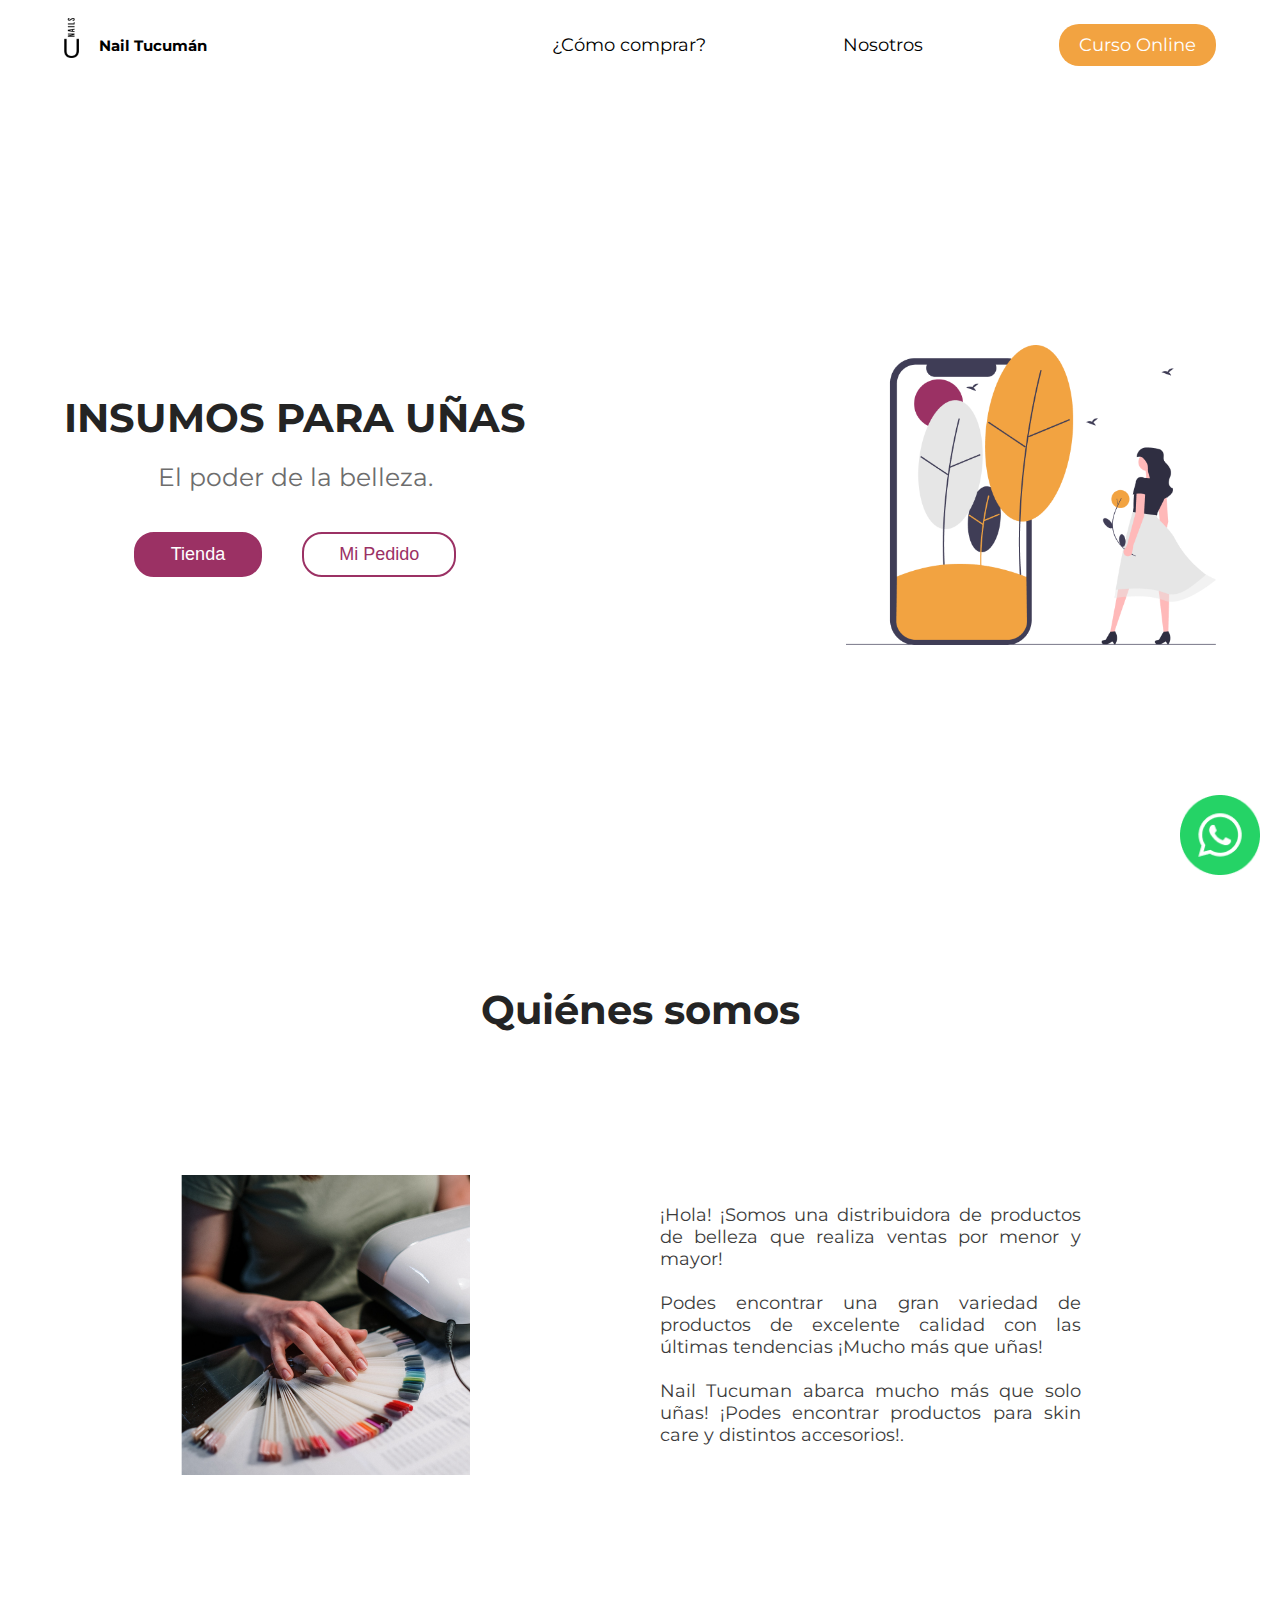
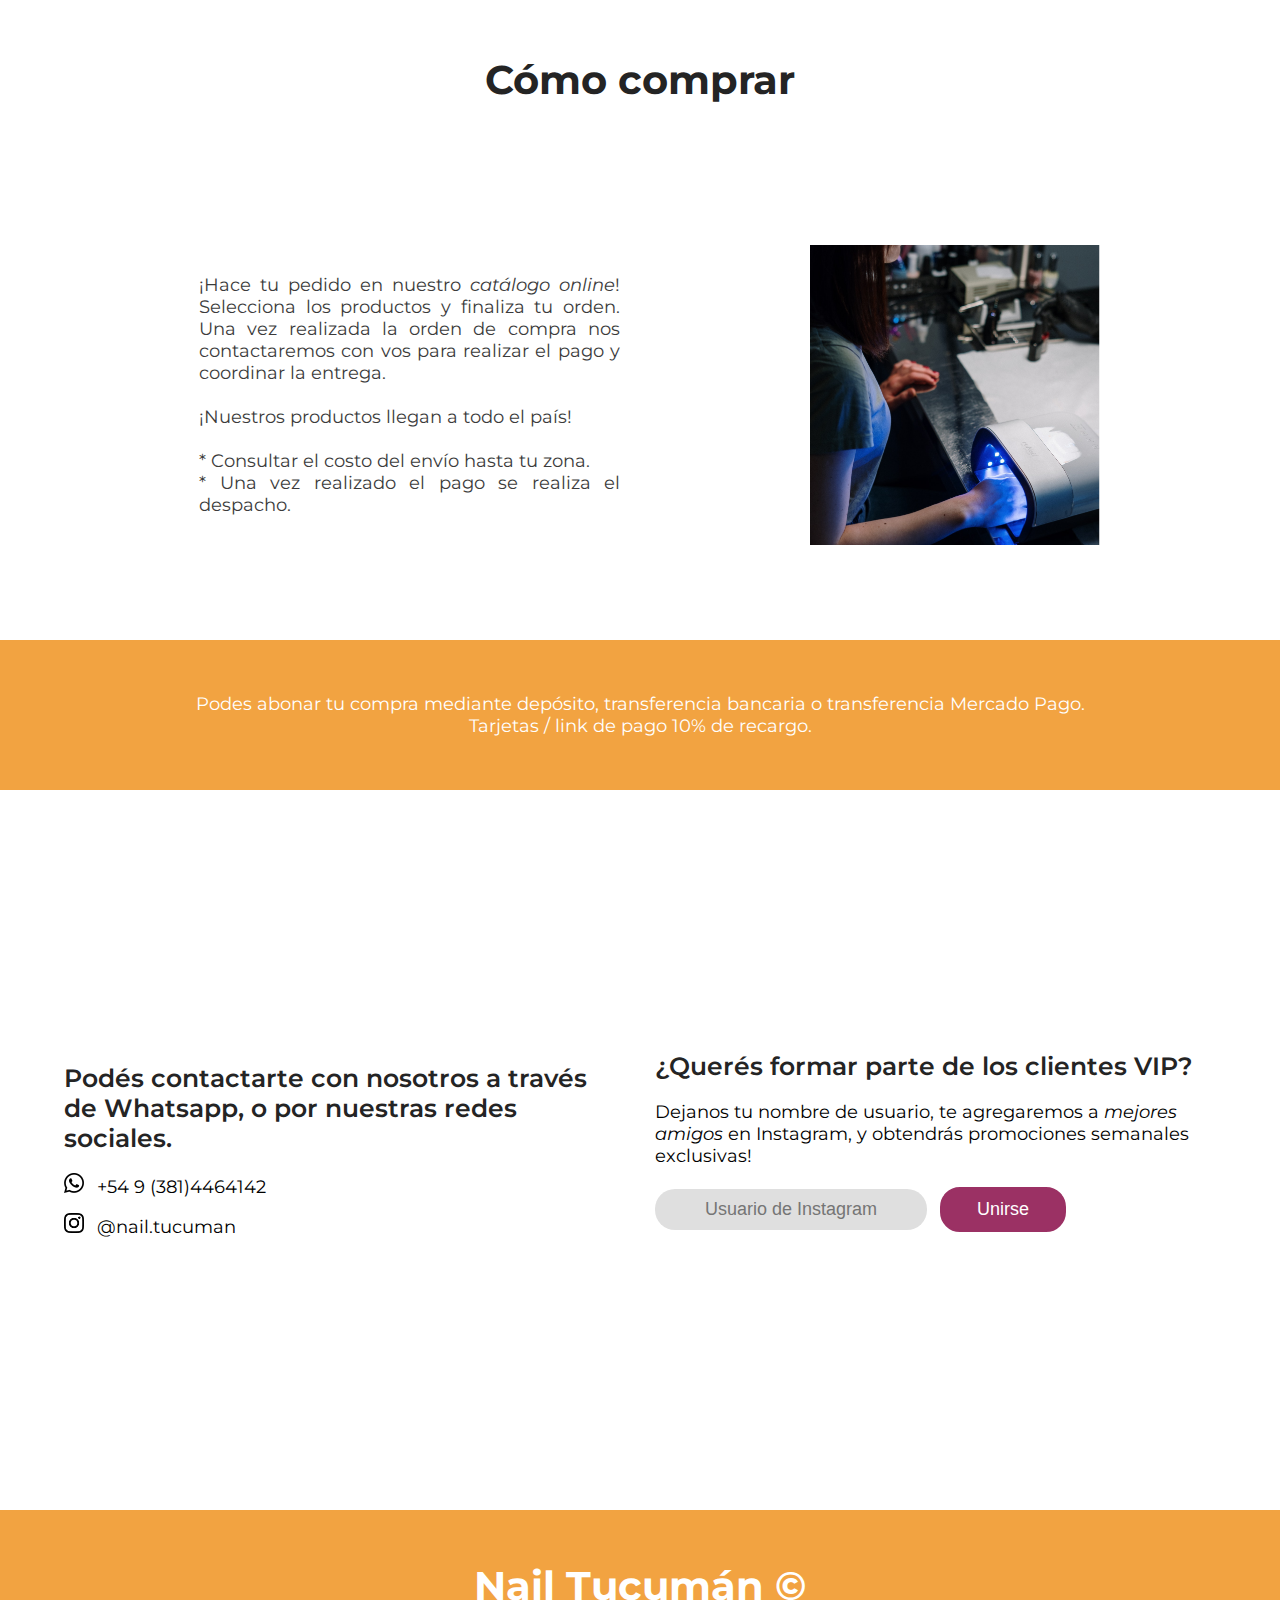
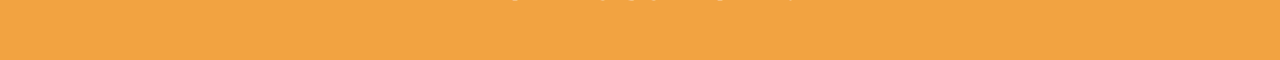
<file: index.html>
<!DOCTYPE html>
<html lang="en">
  <head>
    <meta charset="UTF-8" />
    <meta name="viewport" content="width=device-width, initial-scale=1.0" />
    <meta name="robots" content="index, follow" />
    <title>Nail Tucuman | Venta de Insumos</title>
    <meta
      name="description"
      content="Venta de insumos para uñas semipermantentes."
    />
    <link rel="stylesheet" href="./style/style.css" />
    <link
      href="https://fonts.googleapis.com/css2?family=Montserrat:wght@400;500;600&display=swap"
      rel="stylesheet"
    />
    <link rel="icon" type="image/png" href="./icon/favicon.png" />
  </head>
  <body>
    <header class="main-head">
      <nav>
        <div id="logo">
          <a href="/"><img src="./icon/logo.png" alt="Logo" /></a>
          <a href="/"><h1>Nail Tucumán</h1></a>
        </div>
        <ul class="nav-links">
          <li>
            <a href="#comprar">¿Cómo comprar?</a>
          </li>
          <li><a href="#us">Nosotros</a></li>
          <li>
            <a href="./curso.html" class="comprar-button-navlink aa"
              >Curso Online</a
            >
          </li>
        </ul>
        <div class="burger">
          <div class="line1"></div>
          <div class="line2"></div>
          <div class="line3"></div>
        </div>
      </nav>
    </header>
    <secction id="hero">
      <div class="hero-text">
        <h2>
          INSUMOS PARA UÑAS
        </h2>
        <h3>El poder de la belleza.</h3>
        <div class="button-container">
          <a target="_blank" href="https://kyte.site/nail-tucuman"
            ><button class="productos-button" href>Tienda</button></a
          >
          <a
            class="vermas-button"
            href="https://kyte.site/orders?next=/nail-tucuman"
            target="_blank"
            ><button class="vermas-button">Mi Pedido</button></a
          >
        </div>
      </div>
      <div class="image-container">
        <img src="./img/girl3.png" alt="Girl" class="photos" />
      </div>
    </secction>
    <section id="us">
      <header>
        <h2>Quiénes somos</h2>
      </header>

      <div class="us-container">
        <div class="image-container">
          <img src="./img/us-image.png" alt="nosotros" class="photos" />
        </div>
        <div class="text-container">
          <p>
            ¡Hola! ¡Somos una distribuidora de productos de belleza que realiza
            ventas por menor y mayor!<br />
            <br />Podes encontrar una gran variedad de productos de excelente
            calidad con las últimas tendencias ¡Mucho más que uñas!
            <br /><br />Nail Tucuman abarca mucho más que solo uñas! ¡Podes
            encontrar productos para skin care y distintos accesorios!.
          </p>
        </div>
      </div>
    </section>
    <section id="comprar">
      <header>
        <h2>Cómo comprar</h2>
      </header>
      <div class="buy-container">
        <div class="image-container">
          <img src="./img/buy-image.png" alt="nosotros" />
        </div>
        <div class="text-container">
          <p>
            ¡Hace tu pedido en nuestro <i>catálogo online</i>! Selecciona los
            productos y finaliza tu orden. Una vez realizada la orden de compra
            nos contactaremos con vos para realizar el pago y coordinar la
            entrega. <br /><br />¡Nuestros productos llegan a todo el país!
            <br /><br />* Consultar el costo del envío hasta tu zona. <br />*
            Una vez realizado el pago se realiza el despacho.
          </p>
        </div>
      </div>
    </section>
    <section id="formas-pago">
      <div class="text-container">
        <p>
          Podes abonar tu compra mediante depósito, transferencia bancaria o
          transferencia Mercado Pago. <br />Tarjetas / link de pago 10% de
          recargo.
        </p>
      </div>
    </section>
    <section id="newsletter">
      <div class="contact">
        <h3>
          Podés contactarte con nosotros a través de Whatsapp, o por nuestras
          redes sociales.
        </h3>
        <div class="wa">
          <img src="./icon/wa-logo.png" alt="" />
          <a href="https://wa.me/5493814464142" target="_blank"
            >+54 9 (381)4464142</a
          >
        </div>
        <div class="">
          <img src="./icon/ig-logo.png" alt="" />
          <a href="https://instagram.com/nail.tucuman/" target="_blank"
            >@nail.tucuman</a
          >
        </div>
      </div>
      <div class="form-container">
        <h3>¿Querés formar parte de los clientes VIP?</h3>
        <p>
          Dejanos tu nombre de usuario, te agregaremos a
          <i>mejores amigos</i> en Instagram, y obtendrás promociones semanales
          exclusivas!
        </p>
        <form
          action="https://docs.google.com/forms/u/0/d/e/1FAIpQLSfqeXKJSvCeriBvZzUEfkUdmlI0-HMJeI-uWbyXsPGCDQ41AQ/formResponse"
          method="POST"
        >
          <input
            type="text"
            name="entry.1274474315"
            placeholder="Usuario de Instagram"
            required
          />
          <button type="submit">Unirse</button>
        </form>
      </div>
    </section>
    <div class="bubble-container">
      <a href="https://wa.me/5493814464142" class="bubble-a"
        ><img
          src="./icon/wa-bubble.png"
          alt="Whatsapp-bubble"
          class="bubble-img"
      /></a>
    </div>
    <footer>
      <h2>Nail Tucumán &copy</h2>
    </footer>
  </body>
  <script src="./app.js"></script>
</html>
</file>
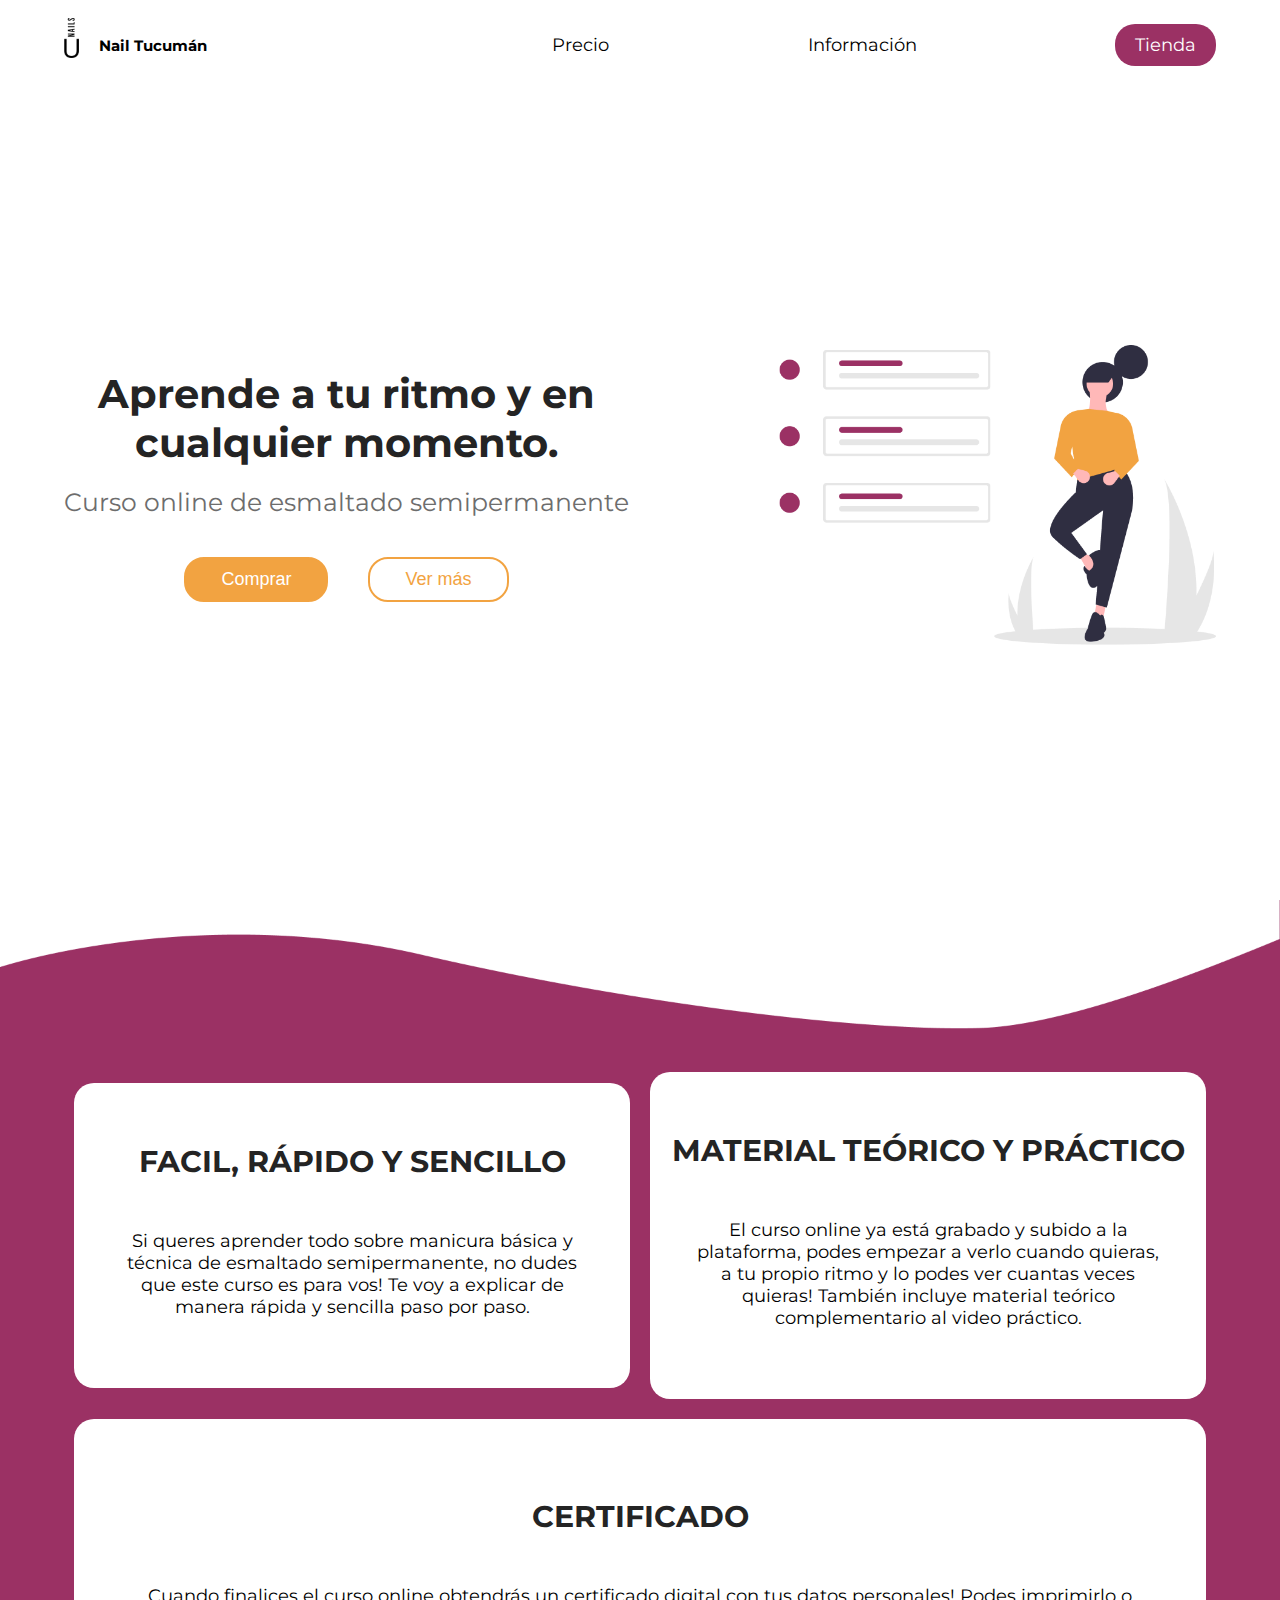
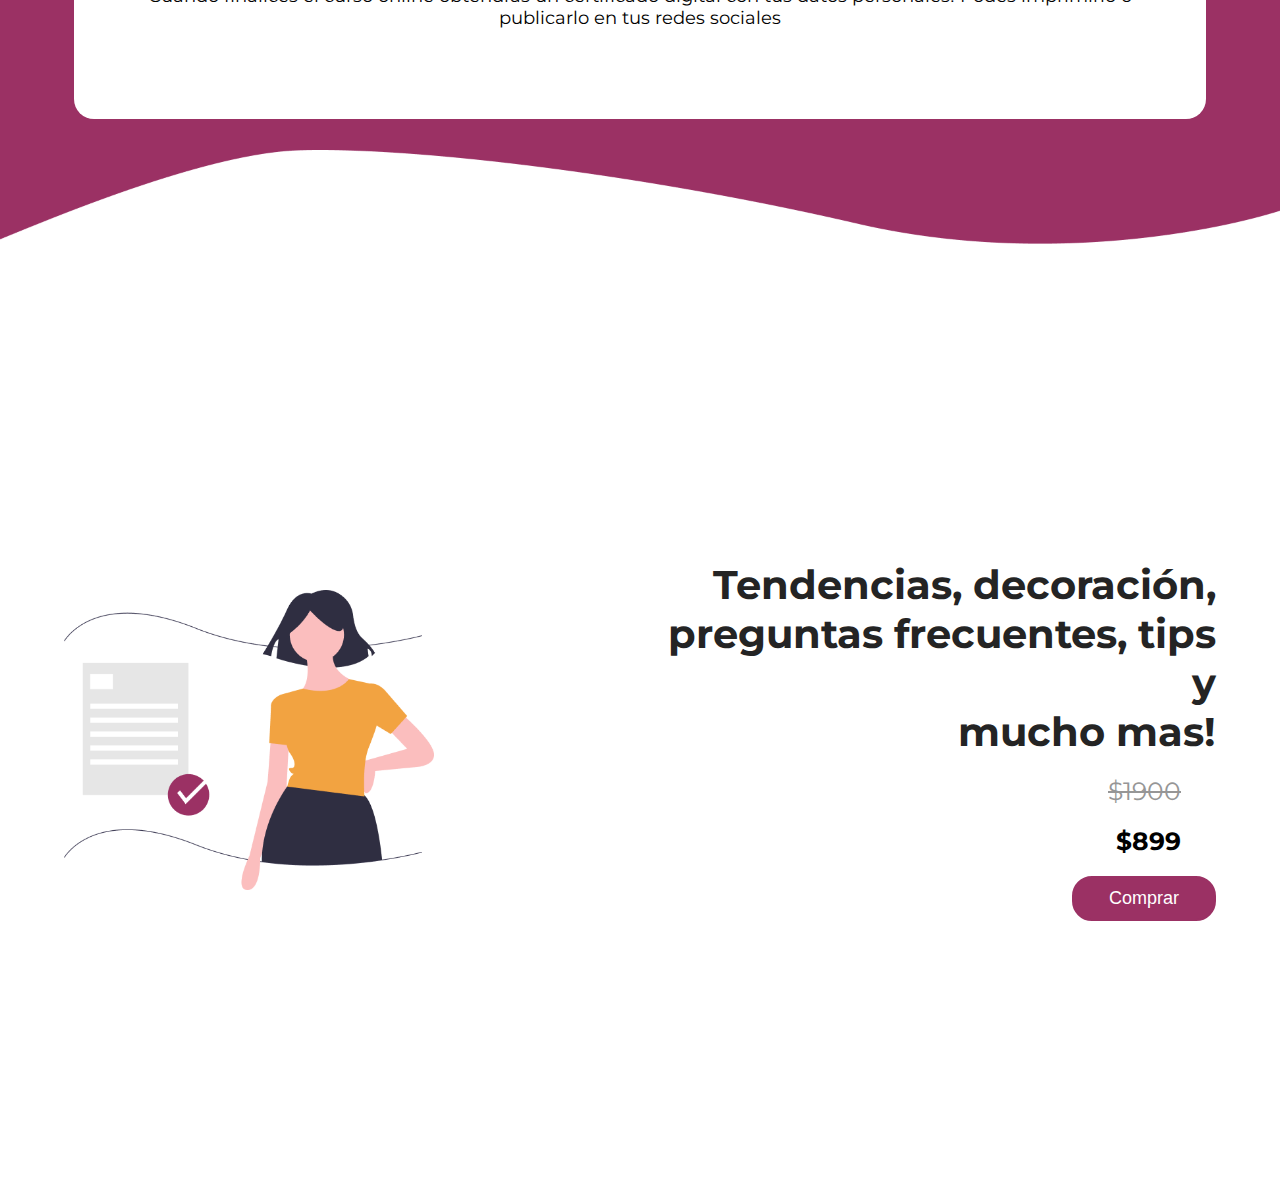
<file: curso.html>
<!DOCTYPE html>
<html lang="en">
  <head>
    <meta charset="UTF-8" />
    <meta name="viewport" content="width=device-width, initial-scale=1.0" />
    <meta name="robots" content="index, follow" />
    <title>Nail Tucuman | Curso Online</title>
    <meta
      name="description"
      content="Curso Online de Esmaltado Semipermanente y Manicura Básica"
    />
    <link rel="stylesheet" href="./style/style.css" />
    <link
      href="https://fonts.googleapis.com/css2?family=Montserrat:wght@400;500;600&display=swap"
      rel="stylesheet"
    />
    <link rel="icon" type="image/png" href="./icon/favicon.png" />
  </head>
  <body>
    <header class="main-head">
      <nav>
        <div id="logo">
          <a href="/"><img src="./icon/logo.png" alt="Logo" /></a>
          <a href="/"><h1>Nail Tucumán</h1></a>
        </div>
        <ul class="nav-links">
          <li><a href="#price">Precio</a></li>
          <li><a href="#modulos">Información</a></li>
          <li>
            <a
              href="https://kyte.site/nail-tucuman"
              class="comprar-button-navlink ab"
              target="_blank"
              >Tienda</a
            >
          </li>
        </ul>
        <div class="burger">
          <div class="line1"></div>
          <div class="line2"></div>
          <div class="line3"></div>
        </div>
      </nav>
    </header>
    <secction id="curso">
      <div class="hero-text">
        <h2>
          Aprende a tu ritmo y en <br />
          cualquier momento.
        </h2>
        <h3>Curso online de esmaltado semipermanente</h3>
        <div class="button-container">
          <a href="form.html"><button href>Comprar</button></a>
          <a class="vermas-button" href="#modulos"
            ><button class="vermas-button">Ver más</button></a
          >
        </div>
      </div>
      <div class="image-container">
        <img src="./img/girl1.png" alt="Girl" />
      </div>
    </secction>
    <section id="modulos">
      <img src="./img/shape1.png" class="shape1" alt="" />
      <img src="./img/shape2.png" class="shape2" alt="" />
      <div class="box-container">
        <div class="box1 box">
          <h2>FACIL, RÁPIDO Y SENCILLO</h2>
          <p>
            Si queres aprender todo sobre manicura básica y técnica de esmaltado
            semipermanente, no dudes que este curso es para vos! Te voy a
            explicar de manera rápida y sencilla paso por paso.
          </p>
        </div>
        <div class="box2 box">
          <h2>MATERIAL TEÓRICO Y PRÁCTICO</h2>
          <p>
            El curso online ya está grabado y subido a la plataforma, podes
            empezar a verlo cuando quieras, a tu propio ritmo y lo podes ver
            cuantas veces quieras! También incluye material teórico
            complementario al video práctico.
          </p>
        </div>
        <div class="box3 box">
          <h2>CERTIFICADO</h2>
          <p>
            Cuando finalices el curso online obtendrás un certificado digital
            con tus datos personales! Podes imprimirlo o publicarlo en tus redes
            sociales
          </p>
        </div>
      </div>
    </section>
    <section id="price">
      <div class="image-container">
        <img src="./img/girl2.png" alt="Girl" class="photos" />
      </div>
      <div class="text-container">
        <h2>
          Tendencias, decoración,<br />preguntas frecuentes, tips y<br />mucho
          mas!
        </h2>
        <h3>
          <span>$1900</span>
        </h3>
        <h3><strong>$899</strong></h3>
        <a href="form.html"><button class="comprar-button">Comprar</button></a>
      </div>
    </section>
    <script src="app.js"></script>
  </body>
</html>
</file>
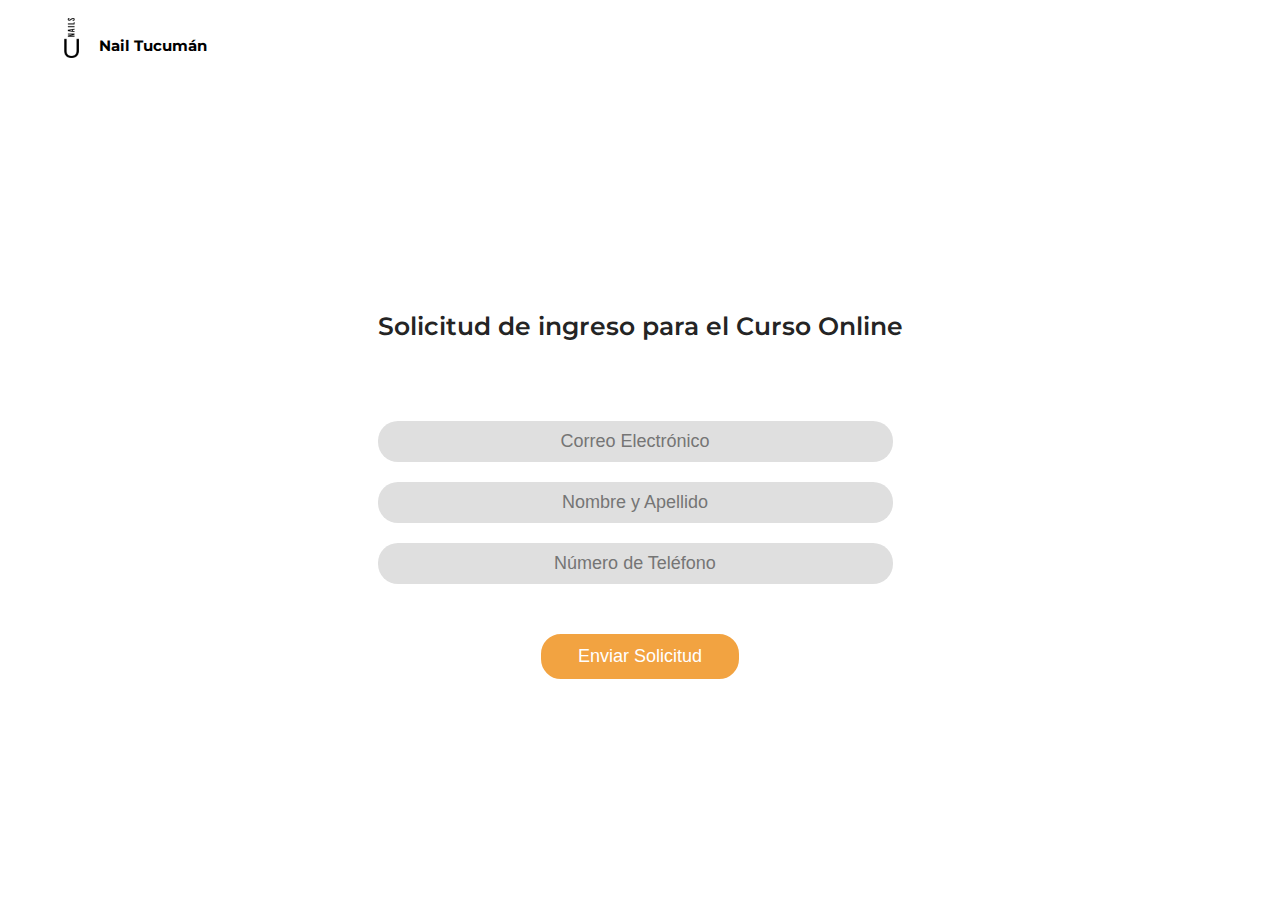
<file: form.html>
<!DOCTYPE html>
<html lang="en">
  <head>
    <meta charset="UTF-8" />
    <meta name="viewport" content="width=device-width, initial-scale=1.0" />
    <meta name="robots" content="index, follow" />
    <title>Nail Tucuman | Curso Online</title>
    <meta
      name="description"
      content="Curso Online de Esmaltado Semipermanente y Manicura Básica"
    />
    <link rel="stylesheet" href="./style/style.css" />
    <link
      href="https://fonts.googleapis.com/css2?family=Montserrat:wght@400;500;600&display=swap"
      rel="stylesheet"
    />
    <link rel="icon" type="image/png" href="./icon/favicon.png" />
  </head>
  <body>
    <header class="main-head">
      <nav>
        <div id="logo">
          <a href="/"><img src="./icon/logo.png" alt="Logo" /></a>
          <a href="/"><h1>Nail Tucumán</h1></a>
        </div>
      </nav>
    </header>
    <section id="curso-submitting">
      <div class="form-container">
        <form
          action="https://docs.google.com/forms/u/0/d/e/1FAIpQLScCxgd4b16hl67DjIfC4HKPe1njArt5_4S8W8wwUH75MhQ-lg/formResponse"
        >
          <h3>Solicitud de ingreso para el Curso Online</h3>
          <div class="form-element">
            <input
              type="text"
              name="emailAddress"
              placeholder="Correo Electrónico"
              required
            />
          </div>
          <div class="form-element">
            <input
              type="text"
              name="entry.1983194827"
              placeholder="Nombre y Apellido"
              required
            />
          </div>
          <div class="form-element">
            <input
              type="text"
              name="entry.94893642"
              placeholder="Número de Teléfono"
              required
            />
          </div>
          <div class="form-element">
            <button type="submit">Enviar Solicitud</button>
          </div>
        </form>
      </div>
    </section>
  </body>
</html>
</file>
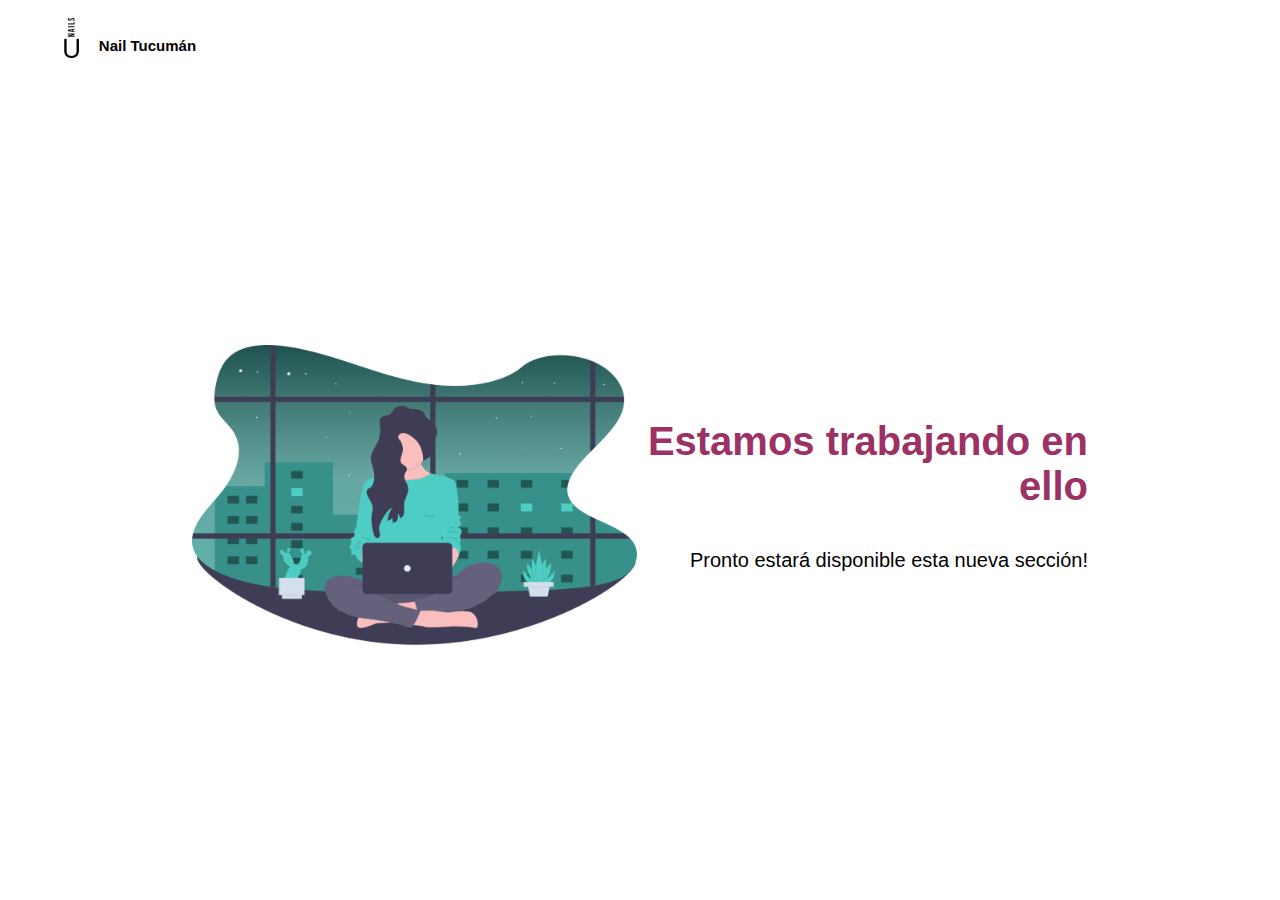
<file: notworking.html>
<!DOCTYPE html>
<html lang="en">
  <head>
    <meta charset="UTF-8" />
    <meta name="viewport" content="width=device-width, initial-scale=1.0" />
    <title>Pago finalizado | Nail Tucumán</title>
    <link rel="stylesheet" href="./style/style.css" />
    <link rel="icon" type="image/png" href="./icon/favicon.png" />
  </head>
  <body>
    <header class="main-head">
      <nav>
        <div id="logo">
          <a href="/"><img src="./icon/logo.png" alt="Logo" /></a>
          <a href="/"><h1>Nail Tucumán</h1></a>
        </div>
      </nav>
    </header>
    <section id="success">
      <div class="image-container"><img src="../img/working.png" alt="" /></div>
      <div class="text-container">
        <h2>Estamos trabajando en ello</h2>
        <p>
          Pronto estará disponible esta nueva sección!
        </p>
      </div>
    </section>
  </body>
</html>
</file>
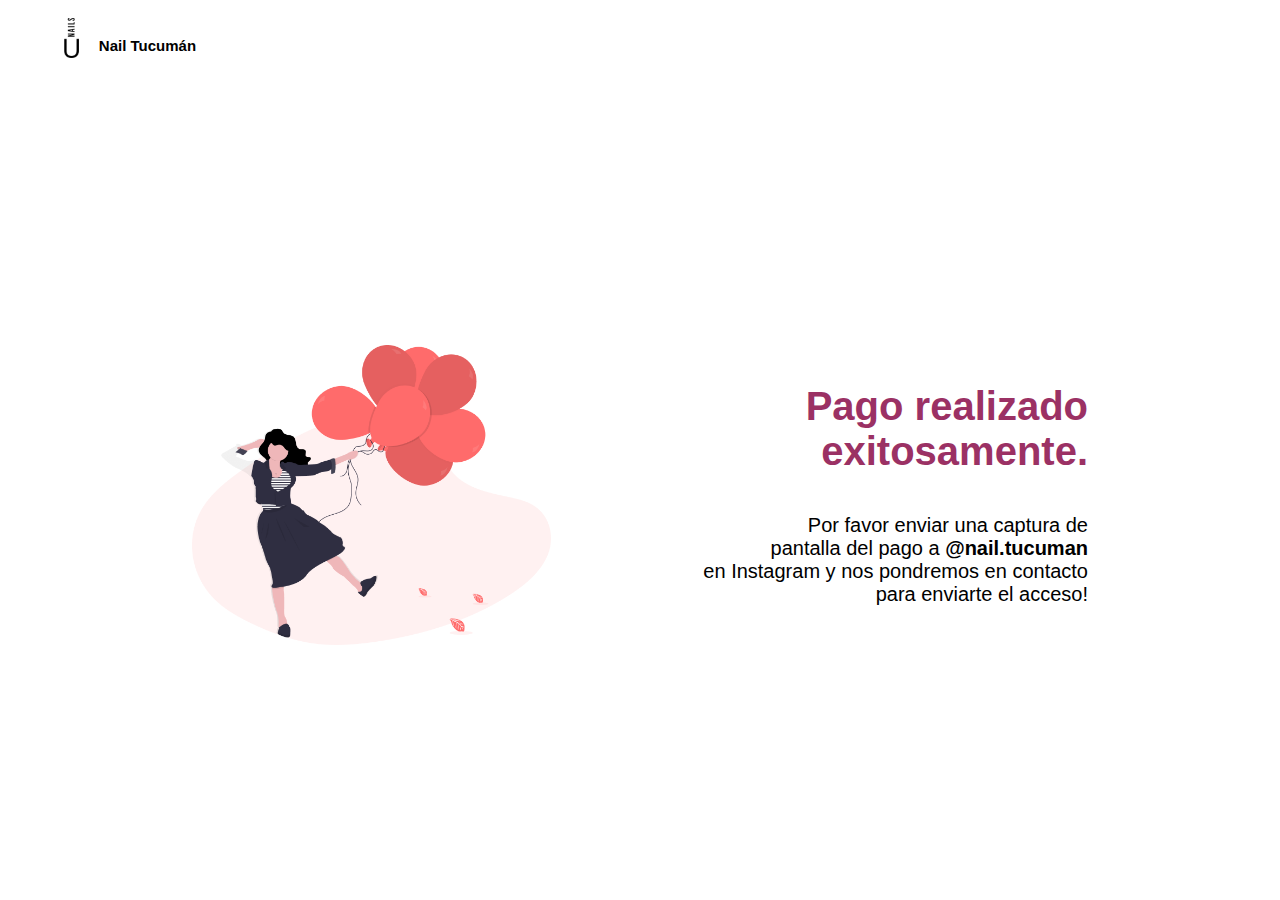
<file: success.html>
<!DOCTYPE html>
<html lang="en">
  <head>
    <meta charset="UTF-8" />
    <meta name="viewport" content="width=device-width, initial-scale=1.0" />
    <title>Pago finalizado | Nail Tucumán</title>
    <link rel="stylesheet" href="./style/style.css" />
    <link rel="icon" type="image/png" href="./icon/favicon.png" />
  </head>
  <body>
    <header class="main-head">
      <nav>
        <div id="logo">
          <a href="/"><img src="./icon/logo.png" alt="Logo" /></a>
          <a href="/"><h1>Nail Tucumán</h1></a>
        </div>
      </nav>
    </header>
    <section id="success">
      <div class="image-container"><img src="../img/ballons.png" alt="" /></div>
      <div class="text-container">
        <h2>Pago realizado<br />exitosamente.</h2>
        <p>
          Por favor enviar una captura de<br />
          pantalla del pago a <strong>@nail.tucuman</strong> <br />
          en Instagram y nos pondremos en contacto <br />para enviarte el
          acceso!
        </p>
      </div>
    </section>
  </body>
</html>
</file>
<file: style/style.css>
/* HEADER SECTION */
.main-head {
  width: 90%;
  margin: auto;
  min-height: 10vh;
  display: -webkit-box;
  display: -ms-flexbox;
  display: flex;
  -webkit-box-pack: justify;
      -ms-flex-pack: justify;
          justify-content: space-between;
  -webkit-box-align: center;
      -ms-flex-align: center;
          align-items: center;
  -webkit-box-orient: horizontal;
  -webkit-box-direction: normal;
      -ms-flex-direction: row;
          flex-direction: row;
}

.button-container {
  display: -webkit-box;
  display: -ms-flexbox;
  display: flex;
  -webkit-box-pack: center;
      -ms-flex-pack: center;
          justify-content: center;
  -webkit-box-align: center;
      -ms-flex-align: center;
          align-items: center;
  -webkit-box-orient: horizontal;
  -webkit-box-direction: normal;
      -ms-flex-direction: row;
          flex-direction: row;
  -ms-flex-wrap: wrap;
      flex-wrap: wrap;
}

.button-container button {
  margin: 2rem;
  -webkit-box-flex: 1;
      -ms-flex: 1 1 20rem;
          flex: 1 1 20rem;
}

nav {
  display: -webkit-box;
  display: -ms-flexbox;
  display: flex;
  -webkit-box-pack: justify;
      -ms-flex-pack: justify;
          justify-content: space-between;
  -webkit-box-align: center;
      -ms-flex-align: center;
          align-items: center;
  -webkit-box-orient: horizontal;
  -webkit-box-direction: normal;
      -ms-flex-direction: row;
          flex-direction: row;
  -webkit-box-flex: 1;
      -ms-flex: 1 1 40rem;
          flex: 1 1 40rem;
  -ms-flex-wrap: wrap;
      flex-wrap: wrap;
}

.comprar-button-navlink {
  color: white;
  border-radius: 20px;
  padding: 1rem 2rem;
}

.aa {
  background-color: #f2a341;
  border-color: #f2a341;
}

.ab {
  background-color: #9b3164;
  border-color: #9b3164;
}

#logo {
  display: -webkit-box;
  display: -ms-flexbox;
  display: flex;
  -webkit-box-pack: start;
      -ms-flex-pack: start;
          justify-content: flex-start;
  -webkit-box-align: center;
      -ms-flex-align: center;
          align-items: center;
  -webkit-box-orient: horizontal;
  -webkit-box-direction: normal;
      -ms-flex-direction: row;
          flex-direction: row;
  -webkit-box-flex: 1;
      -ms-flex: 1 1 40rem;
          flex: 1 1 40rem;
}

#logo img {
  padding-right: 2rem;
  height: 40px;
  margin-bottom: 1rem;
}

.nav-links {
  display: -webkit-box;
  display: -ms-flexbox;
  display: flex;
  -webkit-box-pack: justify;
      -ms-flex-pack: justify;
          justify-content: space-between;
  -webkit-box-align: center;
      -ms-flex-align: center;
          align-items: center;
  -webkit-box-orient: horizontal;
  -webkit-box-direction: normal;
      -ms-flex-direction: row;
          flex-direction: row;
  -webkit-box-flex: 3;
      -ms-flex: 3 1 40rem;
          flex: 3 1 40rem;
}

/* HERO SECTION */
#curso {
  min-height: 90vh;
  width: 90%;
  margin: auto;
  display: -webkit-box;
  display: -ms-flexbox;
  display: flex;
  -webkit-box-pack: justify;
      -ms-flex-pack: justify;
          justify-content: space-between;
  -webkit-box-align: center;
      -ms-flex-align: center;
          align-items: center;
  -webkit-box-orient: horizontal;
  -webkit-box-direction: normal;
      -ms-flex-direction: row;
          flex-direction: row;
  -ms-flex-wrap: wrap;
      flex-wrap: wrap;
}

.hero-text {
  text-align: center;
}

.hero-text h2 {
  color: #242424;
}

.hero-text h3 {
  color: #6d6d6d;
  padding: 2rem 0rem;
}

.image-container {
  display: -webkit-box;
  display: -ms-flexbox;
  display: flex;
  -webkit-box-pack: end;
      -ms-flex-pack: end;
          justify-content: flex-end;
  -webkit-box-align: center;
      -ms-flex-align: center;
          align-items: center;
  -webkit-box-orient: horizontal;
  -webkit-box-direction: normal;
      -ms-flex-direction: row;
          flex-direction: row;
}

.image-container img {
  height: 30rem;
}

.vermas-button {
  background: transparent;
  color: #f2a341;
}

/* HERO SECTION */
#hero {
  min-height: 90vh;
  width: 90%;
  margin: auto;
  display: -webkit-box;
  display: -ms-flexbox;
  display: flex;
  -webkit-box-pack: justify;
      -ms-flex-pack: justify;
          justify-content: space-between;
  -webkit-box-align: center;
      -ms-flex-align: center;
          align-items: center;
  -webkit-box-orient: horizontal;
  -webkit-box-direction: normal;
      -ms-flex-direction: row;
          flex-direction: row;
  -ms-flex-wrap: wrap;
      flex-wrap: wrap;
}

#hero .productos-button {
  background-color: #9b3164;
  color: white;
  border-color: #9b3164;
}

#hero .vermas-button {
  background: transparent;
  color: #9b3164;
}

#hero .vermas-button button {
  border: 2px solid #9b3164;
}

.hero-text h2 {
  color: #242424;
}

.hero-text h3 {
  color: #6d6d6d;
  padding: 2rem 0rem;
}

.image-container {
  display: -webkit-box;
  display: -ms-flexbox;
  display: flex;
  -webkit-box-pack: end;
      -ms-flex-pack: end;
          justify-content: flex-end;
  -webkit-box-align: center;
      -ms-flex-align: center;
          align-items: center;
  -webkit-box-orient: horizontal;
  -webkit-box-direction: normal;
      -ms-flex-direction: row;
          flex-direction: row;
}

.image-container img {
  height: 30rem;
}

.nav-links-curso {
  -webkit-box-pack: end;
      -ms-flex-pack: end;
          justify-content: flex-end;
}

.nav-links-curso li {
  padding-left: 2rem;
}

.bubble-container {
  display: -webkit-box;
  display: -ms-flexbox;
  display: flex;
  -webkit-box-align: center;
      -ms-flex-align: center;
          align-items: center;
  -webkit-box-pack: center;
      -ms-flex-pack: center;
          justify-content: center;
  position: fixed;
  bottom: 2rem;
  right: 2rem;
}

.bubble-img {
  height: 80px;
  width: 80px;
}

/* Global Styles */
* {
  padding: 0;
  margin: 0;
  -webkit-box-sizing: border-box;
          box-sizing: border-box;
}

html {
  font-size: 62.5%;
}

body {
  overflow-x: hidden;
  font-family: "Montserrat", sans-serif;
  -webkit-animation-name: opening;
          animation-name: opening;
  -webkit-animation-duration: 1s;
          animation-duration: 1s;
  -webkit-animation-timing-function: ease-in-out;
          animation-timing-function: ease-in-out;
}

h1 {
  font-size: 1.5rem;
  color: black;
}

li,
button,
label,
input,
a,
p {
  font-weight: 400;
  font-size: 1.8rem;
}

h2 {
  font-size: 4rem;
  color: #242424;
}

h3 {
  font-size: 2.5rem;
  font-weight: 400;
}

h4 {
  font-size: 2rem;
}

ul {
  list-style: none;
}

a {
  text-decoration: none;
  color: black;
}

button {
  padding: 1rem 3.5rem;
  background: #f2a341;
  border: 2px solid #f2a341;
  color: white;
  border-radius: 20px;
  cursor: pointer;
}

buttonhover {
  border-color: transparent;
}

#modulos {
  min-height: 110vh;
  background: #9b3164;
  position: relative;
  display: -webkit-box;
  display: -ms-flexbox;
  display: flex;
  -webkit-box-pack: center;
      -ms-flex-pack: center;
          justify-content: center;
  -webkit-box-align: center;
      -ms-flex-align: center;
          align-items: center;
  -webkit-box-orient: vertical;
  -webkit-box-direction: normal;
      -ms-flex-direction: column;
          flex-direction: column;
  overflow: hidden;
}

#modulos .shape1 {
  width: 100%;
  position: absolute;
  top: 0%;
  -webkit-user-drag: none;
}

#modulos .shape2 {
  width: 100%;
  position: absolute;
  bottom: -2px;
  -webkit-user-drag: none;
}

.box-container {
  display: inline-block;
  width: 90%;
  margin: auto;
  display: -webkit-box;
  display: -ms-flexbox;
  display: flex;
  -webkit-box-pack: center;
      -ms-flex-pack: center;
          justify-content: center;
  -webkit-box-align: center;
      -ms-flex-align: center;
          align-items: center;
  -webkit-box-orient: horizontal;
  -webkit-box-direction: normal;
      -ms-flex-direction: row;
          flex-direction: row;
  -ms-flex-wrap: wrap;
      flex-wrap: wrap;
}

.box-container .box {
  display: -webkit-box;
  display: -ms-flexbox;
  display: flex;
  -webkit-box-pack: center;
      -ms-flex-pack: center;
          justify-content: center;
  -webkit-box-align: center;
      -ms-flex-align: center;
          align-items: center;
  -webkit-box-orient: vertical;
  -webkit-box-direction: normal;
      -ms-flex-direction: column;
          flex-direction: column;
  text-align: center;
  background: white;
  min-height: 30rem;
  margin: 1rem;
  border-radius: 20px;
  padding: 4rem 2rem;
  -webkit-box-flex: 1;
      -ms-flex: 1 1 40rem;
          flex: 1 1 40rem;
}

.box-container .box h2 {
  margin: 2rem 0rem;
  font-size: 3rem;
}

.box-container .box p {
  margin: 3rem 2rem;
}

#price {
  width: 90%;
  min-height: 100vh;
  margin: auto;
  -ms-flex-wrap: nowrap;
      flex-wrap: nowrap;
  display: -webkit-box;
  display: -ms-flexbox;
  display: flex;
  -ms-flex-pack: distribute;
      justify-content: space-around;
  -webkit-box-align: center;
      -ms-flex-align: center;
          align-items: center;
  -webkit-box-orient: horizontal;
  -webkit-box-direction: normal;
      -ms-flex-direction: row;
          flex-direction: row;
}

#price .image-container {
  -webkit-box-flex: 1;
      -ms-flex: 1 1 40rem;
          flex: 1 1 40rem;
  -webkit-box-pack: start;
      -ms-flex-pack: start;
          justify-content: flex-start;
}

.text-container {
  display: -webkit-box;
  display: -ms-flexbox;
  display: flex;
  -webkit-box-pack: center;
      -ms-flex-pack: center;
          justify-content: center;
  -webkit-box-align: end;
      -ms-flex-align: end;
          align-items: flex-end;
  -webkit-box-orient: vertical;
  -webkit-box-direction: normal;
      -ms-flex-direction: column;
          flex-direction: column;
  text-align: right;
  -webkit-box-flex: 1;
      -ms-flex: 1 1 40rem;
          flex: 1 1 40rem;
}

.text-container h2 {
  margin-bottom: 2rem;
}

.text-container h3 {
  margin-right: 3.5rem;
  margin-bottom: 2rem;
}

.text-container h3 span {
  color: #969696;
  text-decoration: line-through;
}

.comprar-button {
  background: #9b3164;
  border-color: #9b3164;
}

#newsletter {
  width: 90%;
  margin: auto;
  min-height: 80vh;
  display: -webkit-box;
  display: -ms-flexbox;
  display: flex;
  -webkit-box-pack: justify;
      -ms-flex-pack: justify;
          justify-content: space-between;
  -webkit-box-align: center;
      -ms-flex-align: center;
          align-items: center;
  -webkit-box-orient: horizontal;
  -webkit-box-direction: normal;
      -ms-flex-direction: row;
          flex-direction: row;
  -ms-flex-wrap: nowrap;
      flex-wrap: nowrap;
}

#newsletter button {
  background-color: #9b3164;
  border-color: #9b3164;
}

.contact {
  -webkit-box-flex: 1;
      -ms-flex: 1 1 20rem;
          flex: 1 1 20rem;
  display: -webkit-box;
  display: -ms-flexbox;
  display: flex;
  -webkit-box-pack: center;
      -ms-flex-pack: center;
          justify-content: center;
  -webkit-box-align: start;
      -ms-flex-align: start;
          align-items: flex-start;
  -webkit-box-orient: vertical;
  -webkit-box-direction: normal;
      -ms-flex-direction: column;
          flex-direction: column;
  margin-right: 3rem;
}

.contact h3 {
  color: #242424;
  font-weight: 600;
  font-size: 2.5rem;
  margin-bottom: 2rem;
}

.contact p {
  color: #3b3b3b;
}

.contact img {
  height: 20px;
  margin-right: 1rem;
}

.form-container {
  -webkit-box-flex: 1;
      -ms-flex: 1 1 20rem;
          flex: 1 1 20rem;
}

.form-container h3 {
  color: #242424;
  font-weight: 600;
  font-size: 2.5rem;
  margin-bottom: 2rem;
}

.form-container p {
  margin-bottom: 2rem;
}

input {
  border: none;
  border-radius: 20px;
  background-color: #dfdfdf;
  color: black;
  padding: 1rem 2rem;
  margin-bottom: 2rem;
  margin-right: 1rem;
}

input:focus {
  border: none;
}

.wa {
  margin-bottom: 1.5rem;
}

#curso-submitting {
  min-height: 90vh;
  display: -webkit-box;
  display: -ms-flexbox;
  display: flex;
  -webkit-box-pack: center;
      -ms-flex-pack: center;
          justify-content: center;
  -webkit-box-align: center;
      -ms-flex-align: center;
          align-items: center;
  text-align: center;
}

#curso-submitting .form-container,
#curso-submitting .form-element {
  display: -webkit-box;
  display: -ms-flexbox;
  display: flex;
  -webkit-box-pack: center;
      -ms-flex-pack: center;
          justify-content: center;
  -webkit-box-align: center;
      -ms-flex-align: center;
          align-items: center;
}

#curso-submitting .form-container {
  margin: auto;
  width: 50%;
  -webkit-box-flex: 1;
      -ms-flex: 1;
          flex: 1;
}

#curso-submitting .form-container h3 {
  margin-bottom: 8rem;
}

#curso-submitting .form-container button {
  margin-top: 3rem;
}

#curso-submitting .form-element input {
  width: 100%;
}

input::-webkit-input-placeholder {
  text-align: center;
}

input:-ms-input-placeholder {
  text-align: center;
}

input::-ms-input-placeholder {
  text-align: center;
}

input::placeholder {
  text-align: center;
}

#success {
  min-height: 90vh;
  width: 70%;
  margin: auto;
  display: -webkit-box;
  display: -ms-flexbox;
  display: flex;
  -webkit-box-pack: space-bewteen;
      -ms-flex-pack: space-bewteen;
          justify-content: space-bewteen;
  -webkit-box-align: center;
      -ms-flex-align: center;
          align-items: center;
  -webkit-box-orient: horizontal;
  -webkit-box-direction: normal;
      -ms-flex-direction: row;
          flex-direction: row;
}

#success h2 {
  color: #9b3164;
}

#success p {
  font-size: 2rem;
  margin-top: 2rem;
}

#us {
  display: -webkit-box;
  display: -ms-flexbox;
  display: flex;
  -webkit-box-orient: vertical;
  -webkit-box-direction: normal;
      -ms-flex-direction: column;
          flex-direction: column;
  min-height: 70vh;
  width: 90%;
  margin: auto;
  margin-bottom: 4rem;
  -ms-flex-pack: distribute;
      justify-content: space-around;
  -webkit-box-align: center;
      -ms-flex-align: center;
          align-items: center;
  -ms-flex-negative: 0;
      flex-shrink: 0;
}

#us header {
  min-height: 10vh;
  display: -webkit-box;
  display: -ms-flexbox;
  display: flex;
  -webkit-box-pack: center;
      -ms-flex-pack: center;
          justify-content: center;
  -webkit-box-align: center;
      -ms-flex-align: center;
          align-items: center;
  -webkit-box-orient: vertical;
  -webkit-box-direction: normal;
      -ms-flex-direction: column;
          flex-direction: column;
}

#us header h2 {
  padding: 3rem 0rem;
}

#us .image-container {
  -webkit-box-align: start;
      -ms-flex-align: start;
          align-items: flex-start;
}

.us-container {
  -ms-flex-negative: 0;
      flex-shrink: 0;
  width: 80%;
  -ms-flex-wrap: nowrap;
      flex-wrap: nowrap;
  display: -webkit-box;
  display: -ms-flexbox;
  display: flex;
  -webkit-box-pack: center;
      -ms-flex-pack: center;
          justify-content: center;
  -webkit-box-align: center;
      -ms-flex-align: center;
          align-items: center;
  -webkit-box-orient: horizontal;
  -webkit-box-direction: normal;
      -ms-flex-direction: row;
          flex-direction: row;
}

.us-container .image-container,
.us-container .text-container {
  -ms-flex-negative: 0;
      flex-shrink: 0;
  -webkit-box-flex: 1;
      -ms-flex: 1 1 10rem;
          flex: 1 1 10rem;
  display: -webkit-box;
  display: -ms-flexbox;
  display: flex;
  -webkit-box-pack: center;
      -ms-flex-pack: center;
          justify-content: center;
  -webkit-box-align: center;
      -ms-flex-align: center;
          align-items: center;
  -webkit-box-orient: vertical;
  -webkit-box-direction: normal;
      -ms-flex-direction: column;
          flex-direction: column;
  text-align: justify;
}

.us-container .image-container p,
.us-container .text-container p {
  padding: 2rem;
  color: #3b3b3b;
}

/* ------------------------------- */
#comprar {
  display: -webkit-box;
  display: -ms-flexbox;
  display: flex;
  -webkit-box-orient: vertical;
  -webkit-box-direction: normal;
      -ms-flex-direction: column;
          flex-direction: column;
  min-height: 70vh;
  width: 90%;
  margin: auto;
  margin-bottom: 4rem;
  -ms-flex-pack: distribute;
      justify-content: space-around;
  -webkit-box-align: center;
      -ms-flex-align: center;
          align-items: center;
  -ms-flex-negative: 0;
      flex-shrink: 0;
}

#comprar header {
  min-height: 10vh;
  display: -webkit-box;
  display: -ms-flexbox;
  display: flex;
  -webkit-box-pack: center;
      -ms-flex-pack: center;
          justify-content: center;
  -webkit-box-align: center;
      -ms-flex-align: center;
          align-items: center;
  -webkit-box-orient: vertical;
  -webkit-box-direction: normal;
      -ms-flex-direction: column;
          flex-direction: column;
}

#comprar header h2 {
  padding: 3rem 0rem;
}

.buy-container {
  -ms-flex-negative: 0;
      flex-shrink: 0;
  width: 80%;
  -ms-flex-wrap: nowrap;
      flex-wrap: nowrap;
  display: -webkit-box;
  display: -ms-flexbox;
  display: flex;
  -webkit-box-pack: center;
      -ms-flex-pack: center;
          justify-content: center;
  -webkit-box-align: center;
      -ms-flex-align: center;
          align-items: center;
  -webkit-box-orient: horizontal;
  -webkit-box-direction: normal;
      -ms-flex-direction: row;
          flex-direction: row;
}

.buy-container .image-container,
.buy-container .text-container {
  -ms-flex-negative: 0;
      flex-shrink: 0;
  -webkit-box-flex: 1;
      -ms-flex: 1 1 10rem;
          flex: 1 1 10rem;
  display: -webkit-box;
  display: -ms-flexbox;
  display: flex;
  -webkit-box-pack: center;
      -ms-flex-pack: center;
          justify-content: center;
  -webkit-box-align: center;
      -ms-flex-align: center;
          align-items: center;
  -webkit-box-orient: vertical;
  -webkit-box-direction: normal;
      -ms-flex-direction: column;
          flex-direction: column;
  text-align: justify;
}

.buy-container .image-container p,
.buy-container .text-container p {
  padding: 2rem;
  color: #3b3b3b;
}

.buy-container .text-container {
  -webkit-box-ordinal-group: 2;
      -ms-flex-order: 1;
          order: 1;
}

.buy-container .image-container {
  -webkit-box-ordinal-group: 3;
      -ms-flex-order: 2;
          order: 2;
  -webkit-box-align: end;
      -ms-flex-align: end;
          align-items: flex-end;
}

/* ------------------------------- */
#formas-pago {
  height: 15rem;
  display: -webkit-box;
  display: -ms-flexbox;
  display: flex;
  -webkit-box-pack: center;
      -ms-flex-pack: center;
          justify-content: center;
  -webkit-box-align: center;
      -ms-flex-align: center;
          align-items: center;
  -webkit-box-orient: vertical;
  -webkit-box-direction: normal;
      -ms-flex-direction: column;
          flex-direction: column;
  background-color: #f2a341;
  color: white;
  text-align: center;
}

#formas-pago .text-container {
  display: -webkit-box;
  display: -ms-flexbox;
  display: flex;
  -webkit-box-pack: center;
      -ms-flex-pack: center;
          justify-content: center;
  -webkit-box-align: center;
      -ms-flex-align: center;
          align-items: center;
  -webkit-box-orient: vertical;
  -webkit-box-direction: normal;
      -ms-flex-direction: column;
          flex-direction: column;
  text-align: center;
  height: 100%;
  display: flex;
  width: 90%;
  margin: auto;
}

footer {
  height: 15rem;
  display: -webkit-box;
  display: -ms-flexbox;
  display: flex;
  -webkit-box-pack: center;
      -ms-flex-pack: center;
          justify-content: center;
  -webkit-box-align: center;
      -ms-flex-align: center;
          align-items: center;
  -webkit-box-orient: vertical;
  -webkit-box-direction: normal;
      -ms-flex-direction: column;
          flex-direction: column;
  background-color: #f2a341;
  text-align: center;
}

footer h2 {
  color: white;
}

.burger div {
  width: 25px;
  height: 3px;
  background-color: #9b3164;
  margin: 5px;
  border-radius: 10px;
}

.burger {
  display: none;
}

.burger div {
  -webkit-transition: all 0.3s ease;
  transition: all 0.3s ease;
}

.nav-links.active {
  overflow-y: hidden;
  display: -webkit-box;
  display: -ms-flexbox;
  display: flex;
  -webkit-transform: translateX(0%);
          transform: translateX(0%);
}

.toggle.line1 {
  -webkit-transform: translateY(8px) rotate(45deg);
          transform: translateY(8px) rotate(45deg);
}

.toggle.line2 {
  opacity: 0;
}

.toggle.line3 {
  -webkit-transform: translateY(-8px) rotate(-45deg);
          transform: translateY(-8px) rotate(-45deg);
}

body.scroll {
  overflow-y: hidden;
}

/* MEDIA QUERIES */
@media (max-width: 1400px) {
  #curso {
    text-align: center;
  }
  #hero {
    text-align: center;
  }
  #modulos .shape1 {
    top: -5px;
  }
  .box-container {
    margin-top: 15rem;
    margin-bottom: 15rem;
  }
}

@media (max-width: 1150px) {
  .buy-container,
  .image-container {
    text-align: center;
    width: 90%;
  }
  #hero .image-container {
    -webkit-box-align: center;
        -ms-flex-align: center;
            align-items: center;
    display: -webkit-box;
    display: -ms-flexbox;
    display: flex;
    align-items: center;
    -webkit-box-pack: center;
        -ms-flex-pack: center;
            justify-content: center;
  }
}

@media (max-width: 890px) {
  #logo {
    -webkit-box-flex: 1;
        -ms-flex: 1;
            flex: 1;
    margin: 4rem 0rem;
    -webkit-box-pack: start;
        -ms-flex-pack: start;
            justify-content: flex-start;
  }
  .nav-links {
    margin-bottom: 2rem;
    -ms-flex-pack: distribute;
        justify-content: space-around;
  }
  .nav-links a {
    font-size: 1.2rem;
  }
  .comprar-button-navlink {
    padding: 1rem;
  }
  h2 {
    font-size: 3rem;
  }
  h3 {
    font-size: 2rem;
  }
  #curso {
    -webkit-box-orient: vertical;
    -webkit-box-direction: normal;
        -ms-flex-direction: column;
            flex-direction: column;
    -ms-flex-pack: distribute;
        justify-content: space-around;
    width: 100%;
  }
  #curso button {
    margin-bottom: 5rem;
  }
  #curso .hero-text {
    width: 100%;
  }
  #curso .image-container img {
    width: 100%;
    height: 100%;
  }
  .button-container {
    width: 100%;
  }
  #hero {
    -webkit-box-orient: vertical;
    -webkit-box-direction: normal;
        -ms-flex-direction: column;
            flex-direction: column;
    -ms-flex-pack: distribute;
        justify-content: space-around;
    width: 100%;
  }
  #hero button {
    margin-bottom: 5rem;
  }
  #hero .hero-text {
    width: 100%;
  }
  #hero .image-container img {
    height: 20rem;
  }
  .button-container {
    width: 100%;
  }
  #price {
    -webkit-box-orient: vertical;
    -webkit-box-direction: normal;
        -ms-flex-direction: column;
            flex-direction: column;
    text-align: center;
  }
  #price .image-container {
    -webkit-box-ordinal-group: 3;
        -ms-flex-order: 2;
            order: 2;
  }
  #price .image-container img {
    width: 100%;
    height: 100%;
  }
  #price .text-container {
    -webkit-box-align: center;
        -ms-flex-align: center;
            align-items: center;
    text-align: center;
  }
  #price h3 {
    margin: 1rem 0rem;
  }
  #success {
    -webkit-box-orient: vertical;
    -webkit-box-direction: normal;
        -ms-flex-direction: column;
            flex-direction: column;
    -webkit-box-align: start;
        -ms-flex-align: start;
            align-items: flex-start;
    -webkit-box-pack: center;
        -ms-flex-pack: center;
            justify-content: center;
  }
  #success .image-container {
    -webkit-box-ordinal-group: 3;
        -ms-flex-order: 2;
            order: 2;
    display: none;
  }
  #success .text-container {
    -webkit-box-ordinal-group: 2;
        -ms-flex-order: 1;
            order: 1;
    -webkit-box-align: center;
        -ms-flex-align: center;
            align-items: center;
    -webkit-box-pack: start;
        -ms-flex-pack: start;
            justify-content: flex-start;
    text-align: center;
    margin: 3rem;
  }
  #us {
    width: 100%;
    display: block;
  }
  #us .us-container {
    width: 100%;
    -webkit-box-orient: vertical;
    -webkit-box-direction: normal;
        -ms-flex-direction: column;
            flex-direction: column;
    display: block;
  }
  #us .image-container {
    -webkit-box-align: center;
        -ms-flex-align: center;
            align-items: center;
    -webkit-box-ordinal-group: 3;
        -ms-flex-order: 2;
            order: 2;
    display: -webkit-box;
    display: -ms-flexbox;
    display: flex;
    margin: auto;
  }
  #us p {
    margin-bottom: 2rem;
  }
  #us img {
    width: 100%;
    height: 100%;
  }
  #comprar {
    display: block;
    width: 100%;
  }
  #comprar .image-container {
    -webkit-box-align: center;
        -ms-flex-align: center;
            align-items: center;
    -webkit-box-pack: center;
        -ms-flex-pack: center;
            justify-content: center;
    display: -webkit-box;
    display: -ms-flexbox;
    display: flex;
    margin: auto;
  }
  #comprar .buy-container {
    width: 100%;
    -webkit-box-orient: vertical;
    -webkit-box-direction: normal;
        -ms-flex-direction: column;
            flex-direction: column;
    display: block;
  }
  #comprar p {
    margin-bottom: 2rem;
  }
  #comprar img {
    width: 100%;
    height: 100%;
  }
  #newsletter {
    -webkit-box-orient: vertical;
    -webkit-box-direction: normal;
        -ms-flex-direction: column;
            flex-direction: column;
    -webkit-box-pack: center;
        -ms-flex-pack: center;
            justify-content: center;
    -webkit-box-align: center;
        -ms-flex-align: center;
            align-items: center;
    text-align: center;
  }
  #newsletter .contact {
    -webkit-box-align: center;
        -ms-flex-align: center;
            align-items: center;
    margin-right: 0px;
  }
  .bubble-img {
    height: 60px;
    width: 60px;
  }
  #curso-submitting {
    width: 90%;
    margin: auto;
  }
  .burger {
    display: block;
  }
  .nav-links {
    -webkit-transform: translateX(100%);
            transform: translateX(100%);
    position: fixed;
    top: 10rem;
    left: 0;
    width: 100%;
    height: 90vh;
    -webkit-box-orient: vertical;
    -webkit-box-direction: normal;
        -ms-flex-direction: column;
            flex-direction: column;
    background-color: #9b3164;
    -webkit-transition: -webkit-transform 0.3s ease-in;
    transition: -webkit-transform 0.3s ease-in;
    transition: transform 0.3s ease-in;
    transition: transform 0.3s ease-in, -webkit-transform 0.3s ease-in;
    -webkit-box-pack: center;
        -ms-flex-pack: center;
            justify-content: center;
  }
  .nav-links li {
    margin: 3rem;
    -webkit-transform: translateX(10rem);
            transform: translateX(10rem);
    opacity: 0;
  }
  .nav-links a {
    font-weight: 600;
    font-size: 2rem;
    color: white;
    background-color: transparent;
  }
}

@media (max-width: 450px) {
  h2 {
    font-size: 2.5rem;
  }
  #hero button {
    margin: 1rem 1rem;
  }
  #newsletter button {
    margin-bottom: 50px;
  }
  #newsletter h3 {
    margin: 4rem 0rem;
  }
}

@-webkit-keyframes linksFade {
  from {
    opacity: 0;
    -webkit-transform: translateX(10rem);
            transform: translateX(10rem);
  }
  to {
    opacity: 1;
    -webkit-transform: translateX(0);
            transform: translateX(0);
  }
}

@keyframes linksFade {
  from {
    opacity: 0;
    -webkit-transform: translateX(10rem);
            transform: translateX(10rem);
  }
  to {
    opacity: 1;
    -webkit-transform: translateX(0);
            transform: translateX(0);
  }
}
/*# sourceMappingURL=style.css.map */
</file>
